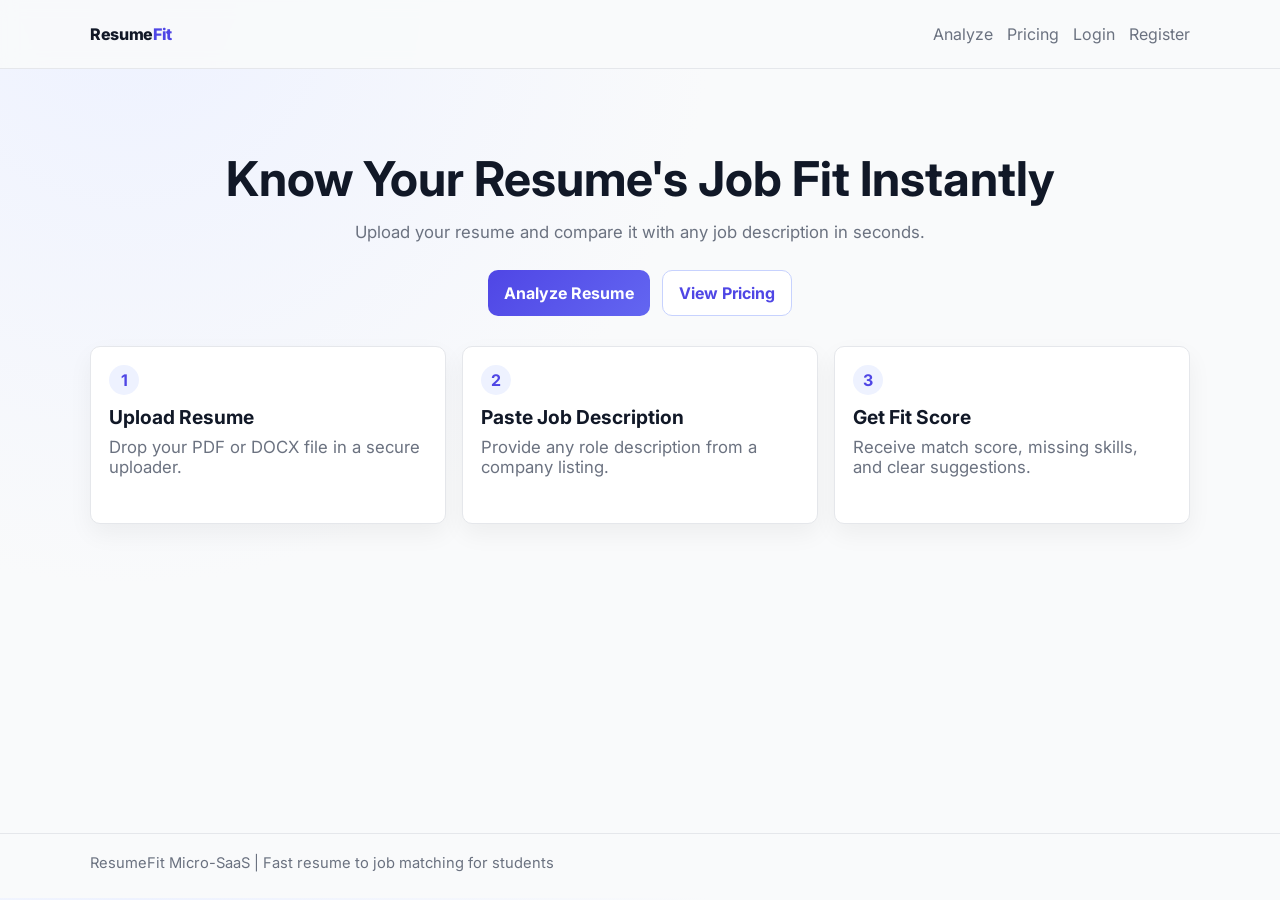
<file: frontend/index.html>
<!DOCTYPE html>
<html lang="en">
<head>
    <meta charset="UTF-8">
    <meta name="viewport" content="width=device-width, initial-scale=1.0">
    <title>ResumeFit | Home</title>
    <link rel="preconnect" href="https://fonts.googleapis.com">
    <link rel="preconnect" href="https://fonts.gstatic.com" crossorigin>
    <link href="https://fonts.googleapis.com/css2?family=Inter:wght@400;600;700;800&display=swap" rel="stylesheet">
    <link rel="stylesheet" href="./components.css">
    <link rel="stylesheet" href="./style.css">
</head>
<body>
<div id="navbarMount"></div>
<main class="page">
    <div class="container">
        <section class="hero">
            <h1>Know Your Resume's Job Fit Instantly</h1>
            <p>Upload your resume and compare it with any job description in seconds.</p>
            <div style="display:flex;justify-content:center;gap:12px;flex-wrap:wrap;">
                <a id="analyzeCta" href="./login.html" class="button button-primary" style="text-decoration:none;">Analyze Resume</a>
                <a href="./pricing.html" class="button button-secondary" style="text-decoration:none;">View Pricing</a>
            </div>
            <div class="step-grid">
                <article class="step-item">
                    <div class="step-num">1</div>
                    <h3 class="section-title">Upload Resume</h3>
                    <p class="muted">Drop your PDF or DOCX file in a secure uploader.</p>
                </article>
                <article class="step-item">
                    <div class="step-num">2</div>
                    <h3 class="section-title">Paste Job Description</h3>
                    <p class="muted">Provide any role description from a company listing.</p>
                </article>
                <article class="step-item">
                    <div class="step-num">3</div>
                    <h3 class="section-title">Get Fit Score</h3>
                    <p class="muted">Receive match score, missing skills, and clear suggestions.</p>
                </article>
            </div>
        </section>
    </div>
</main>
<div id="footerMount"></div>
<script src="./env.js"></script>
<script src="./js/components.js"></script>
</body>
</html>
</file>
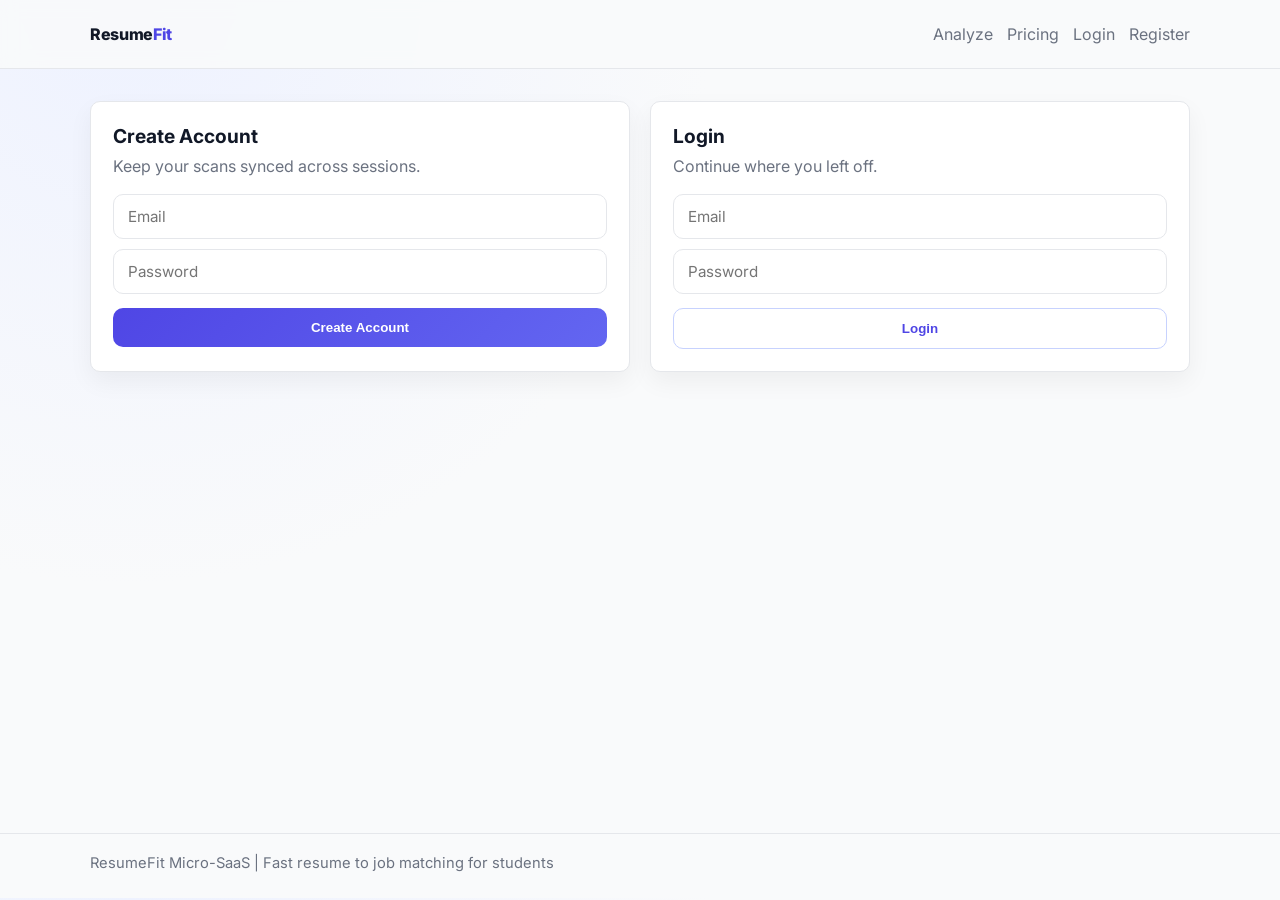
<file: frontend/auth.html>
<!DOCTYPE html>
<html lang="en">
<head>
    <meta charset="UTF-8">
    <meta name="viewport" content="width=device-width, initial-scale=1.0">
    <title>ResumeFit | Auth</title>
    <link rel="preconnect" href="https://fonts.googleapis.com">
    <link rel="preconnect" href="https://fonts.gstatic.com" crossorigin>
    <link href="https://fonts.googleapis.com/css2?family=Inter:wght@400;600;700;800&display=swap" rel="stylesheet">
    <link rel="stylesheet" href="./components.css">
    <link rel="stylesheet" href="./style.css">
</head>
<body>
<div id="navbarMount"></div>
<main class="page">
    <div class="container">
        <div class="grid">
            <div class="card">
                <h2 class="section-title">Create Account</h2>
                <p class="section-subtitle">Keep your scans synced across sessions.</p>
                <input class="input" id="regEmail" type="email" placeholder="Email">
                <input class="input" id="regPassword" type="password" placeholder="Password" style="margin-top:10px;">
                <button class="button button-primary button-block" id="registerBtn" style="margin-top:14px;">Create Account</button>
            </div>
            <div class="card">
                <h2 class="section-title">Login</h2>
                <p class="section-subtitle">Continue where you left off.</p>
                <input class="input" id="loginEmail" type="email" placeholder="Email">
                <input class="input" id="loginPassword" type="password" placeholder="Password" style="margin-top:10px;">
                <button class="button button-secondary button-block" id="loginBtn" style="margin-top:14px;">Login</button>
            </div>
        </div>
        <p id="authMessage" class="muted" style="margin-top:14px;"></p>
    </div>
</main>
<div id="footerMount"></div>
<script src="./js/components.js"></script>
<script src="./env.js"></script>
<script src="./js/auth.js"></script>
</body>
</html>
</file>
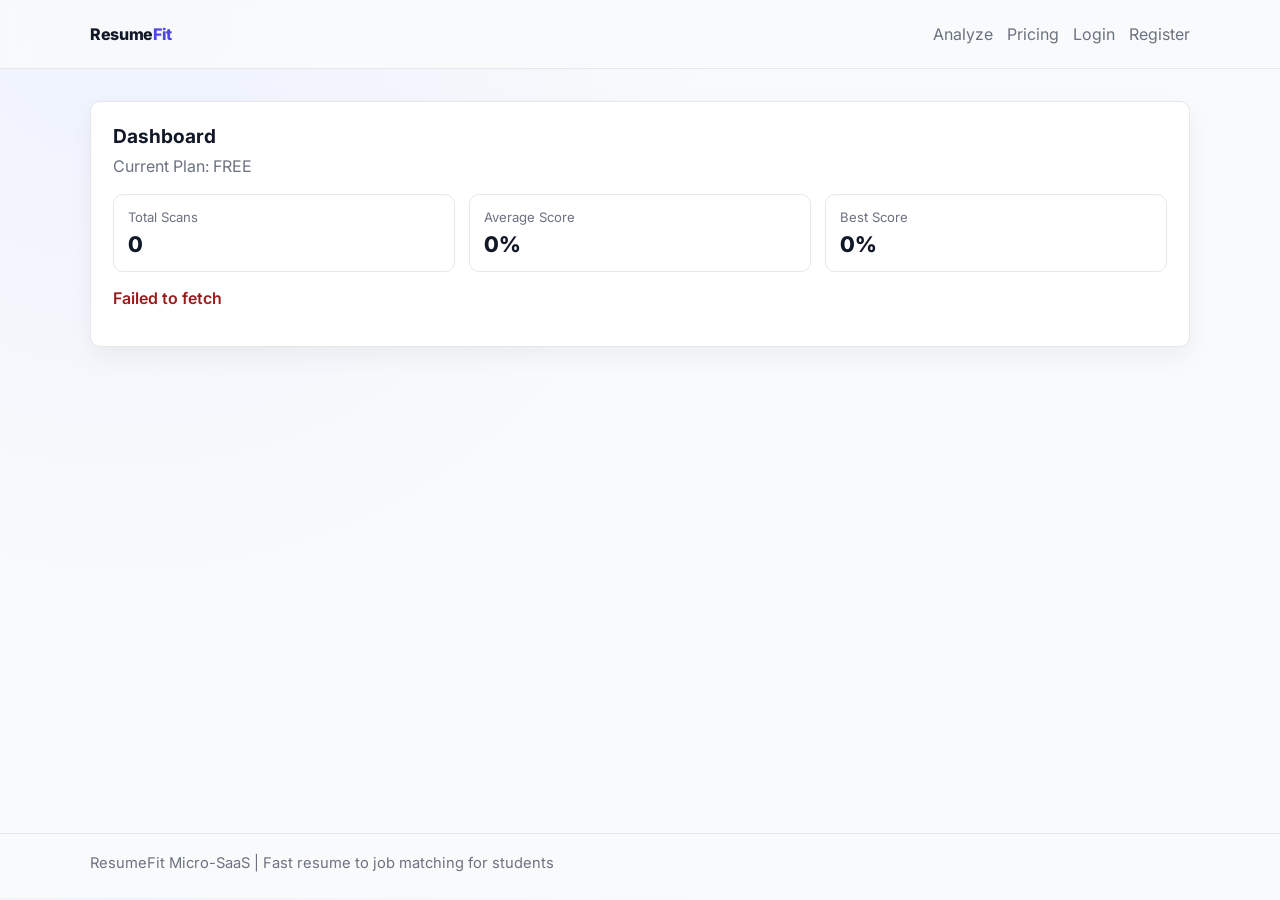
<file: frontend/dashboard.html>
<!DOCTYPE html>
<html lang="en">
<head>
    <meta charset="UTF-8">
    <meta name="viewport" content="width=device-width, initial-scale=1.0">
    <title>ResumeFit | Dashboard</title>
    <link rel="preconnect" href="https://fonts.googleapis.com">
    <link rel="preconnect" href="https://fonts.gstatic.com" crossorigin>
    <link href="https://fonts.googleapis.com/css2?family=Inter:wght@400;600;700;800&display=swap" rel="stylesheet">
    <link rel="stylesheet" href="./components.css">
    <link rel="stylesheet" href="./style.css">
    <link rel="stylesheet" href="./dashboard.css">
</head>
<body>
<div id="navbarMount"></div>
<main class="page">
    <div class="container">
        <div class="card">
            <h2 class="section-title">Dashboard</h2>
            <p id="planInfo" class="section-subtitle"></p>
            <div class="stats-row">
                <div class="stat">
                    <div class="stat-label">Total Scans</div>
                    <div class="stat-value" id="totalScans">0</div>
                </div>
                <div class="stat">
                    <div class="stat-label">Average Score</div>
                    <div class="stat-value" id="avgScore">0%</div>
                </div>
                <div class="stat">
                    <div class="stat-label">Best Score</div>
                    <div class="stat-value" id="bestScore">0%</div>
                </div>
            </div>
            <div id="history"></div>
        </div>
    </div>
</main>
<div id="footerMount"></div>
<script src="./js/components.js"></script>
<script src="./env.js"></script>
<script src="./js/dashboard.js"></script>
</body>
</html>
</file>
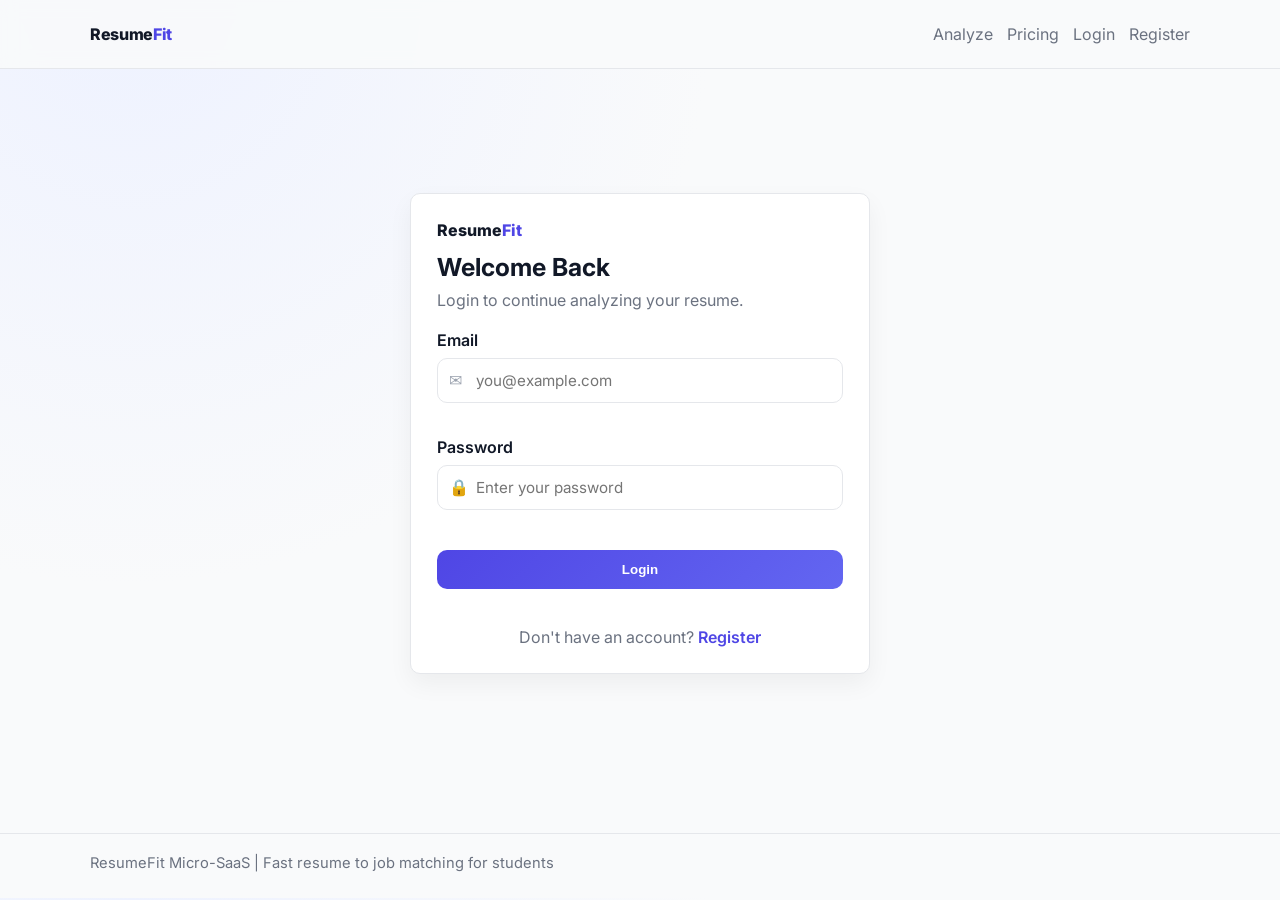
<file: frontend/login.html>
<!DOCTYPE html>
<html lang="en">
<head>
    <meta charset="UTF-8">
    <meta name="viewport" content="width=device-width, initial-scale=1.0">
    <title>ResumeFit | Login</title>
    <link rel="preconnect" href="https://fonts.googleapis.com">
    <link rel="preconnect" href="https://fonts.gstatic.com" crossorigin>
    <link href="https://fonts.googleapis.com/css2?family=Inter:wght@400;600;700;800&display=swap" rel="stylesheet">
    <link rel="stylesheet" href="./components.css">
    <link rel="stylesheet" href="./style.css">
    <link rel="stylesheet" href="./auth.css">
</head>
<body>
<div id="navbarMount"></div>
<main class="auth-page">
    <div class="auth-card">
        <div class="auth-logo">Resume<span>Fit</span></div>
        <h1 class="auth-title">Welcome Back</h1>
        <p class="auth-subtitle">Login to continue analyzing your resume.</p>

        <form id="loginForm" novalidate>
            <label class="auth-label" for="loginEmail">Email</label>
            <div class="input-wrap">
                <span class="input-icon">&#9993;</span>
                <input class="input auth-input" id="loginEmail" type="email" placeholder="you@example.com" autocomplete="email">
            </div>
            <p class="field-error" id="loginEmailError"></p>

            <label class="auth-label" for="loginPassword">Password</label>
            <div class="input-wrap">
                <span class="input-icon">&#128274;</span>
                <input class="input auth-input" id="loginPassword" type="password" placeholder="Enter your password" autocomplete="current-password">
            </div>
            <p class="field-error" id="loginPasswordError"></p>

            <button class="button button-primary button-block auth-submit" id="loginBtn" type="submit">Login</button>
            <p class="field-error" id="loginFormError"></p>
        </form>

        <p class="auth-switch">Don't have an account? <a href="./register.html">Register</a></p>
    </div>
</main>
<div id="footerMount"></div>
<script src="./js/components.js"></script>
<script src="./env.js"></script>
<script src="./auth.js"></script>
</body>
</html>
</file>
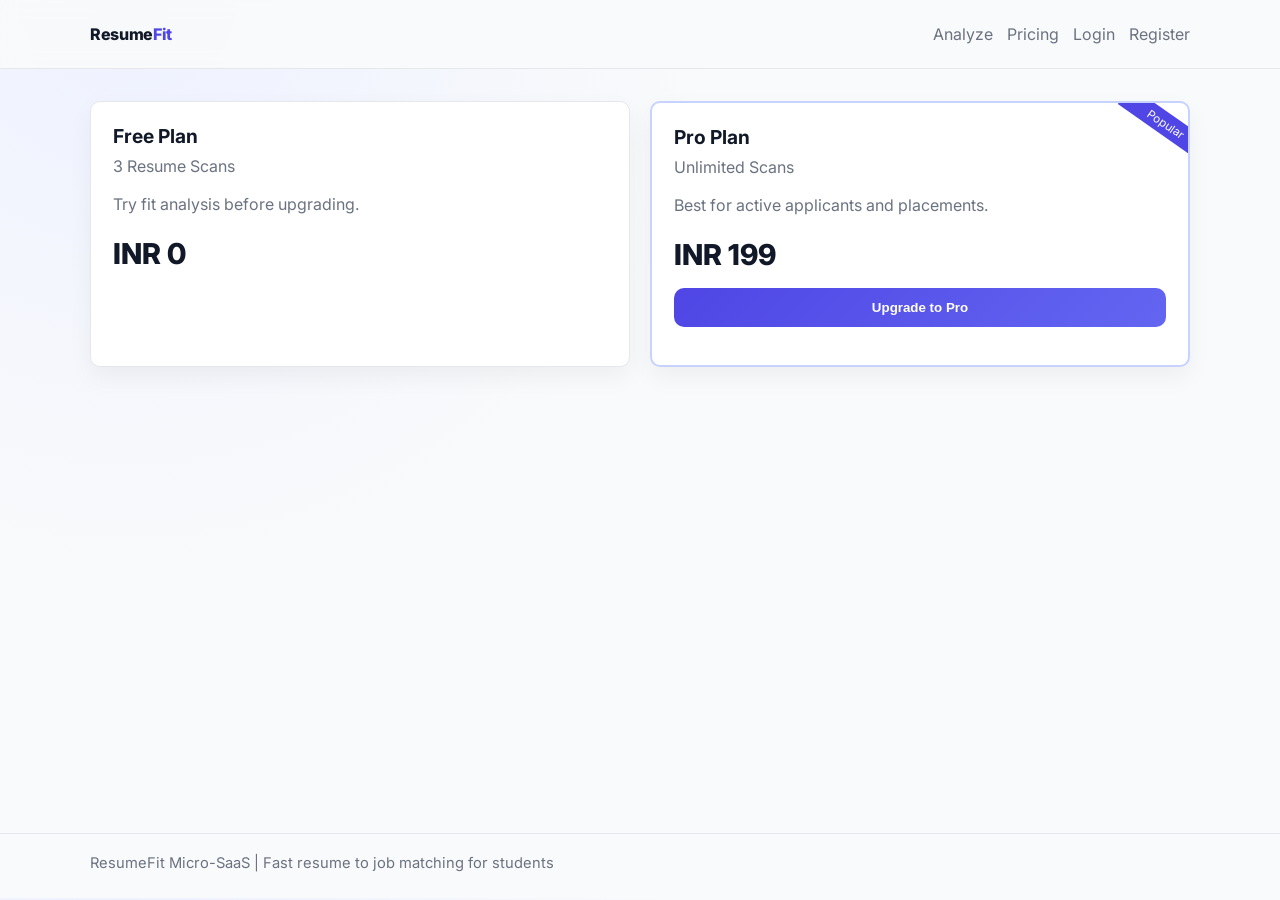
<file: frontend/pricing.html>
<!DOCTYPE html>
<html lang="en">
<head>
    <meta charset="UTF-8">
    <meta name="viewport" content="width=device-width, initial-scale=1.0">
    <title>ResumeFit | Pricing</title>
    <link rel="preconnect" href="https://fonts.googleapis.com">
    <link rel="preconnect" href="https://fonts.gstatic.com" crossorigin>
    <link href="https://fonts.googleapis.com/css2?family=Inter:wght@400;600;700;800&display=swap" rel="stylesheet">
    <link rel="stylesheet" href="./components.css">
    <link rel="stylesheet" href="./style.css">
</head>
<body>
<div id="navbarMount"></div>
<main class="page">
    <div class="container">
        <div class="grid">
            <div class="card">
                <h2 class="section-title">Free Plan</h2>
                <p class="section-subtitle">3 Resume Scans</p>
                <p class="muted">Try fit analysis before upgrading.</p>
                <div style="margin-top:22px;font-size:1.8rem;font-weight:800;">INR 0</div>
            </div>
            <div class="card plan-highlight">
                <h2 class="section-title">Pro Plan</h2>
                <p class="section-subtitle">Unlimited Scans</p>
                <p class="muted">Best for active applicants and placements.</p>
                <div style="margin-top:22px;font-size:1.8rem;font-weight:800;">INR 199</div>
                <button class="button button-primary button-block" id="upgradeBtn" style="margin-top:16px;">Upgrade to Pro</button>
                <p id="paymentMsg" class="muted" style="margin-top:12px;"></p>
            </div>
        </div>
    </div>
</main>
<div id="footerMount"></div>
<script src="./js/components.js"></script>
<script src="https://checkout.razorpay.com/v1/checkout.js"></script>
<script src="./js/pricing.js"></script>
</body>
</html>
</file>
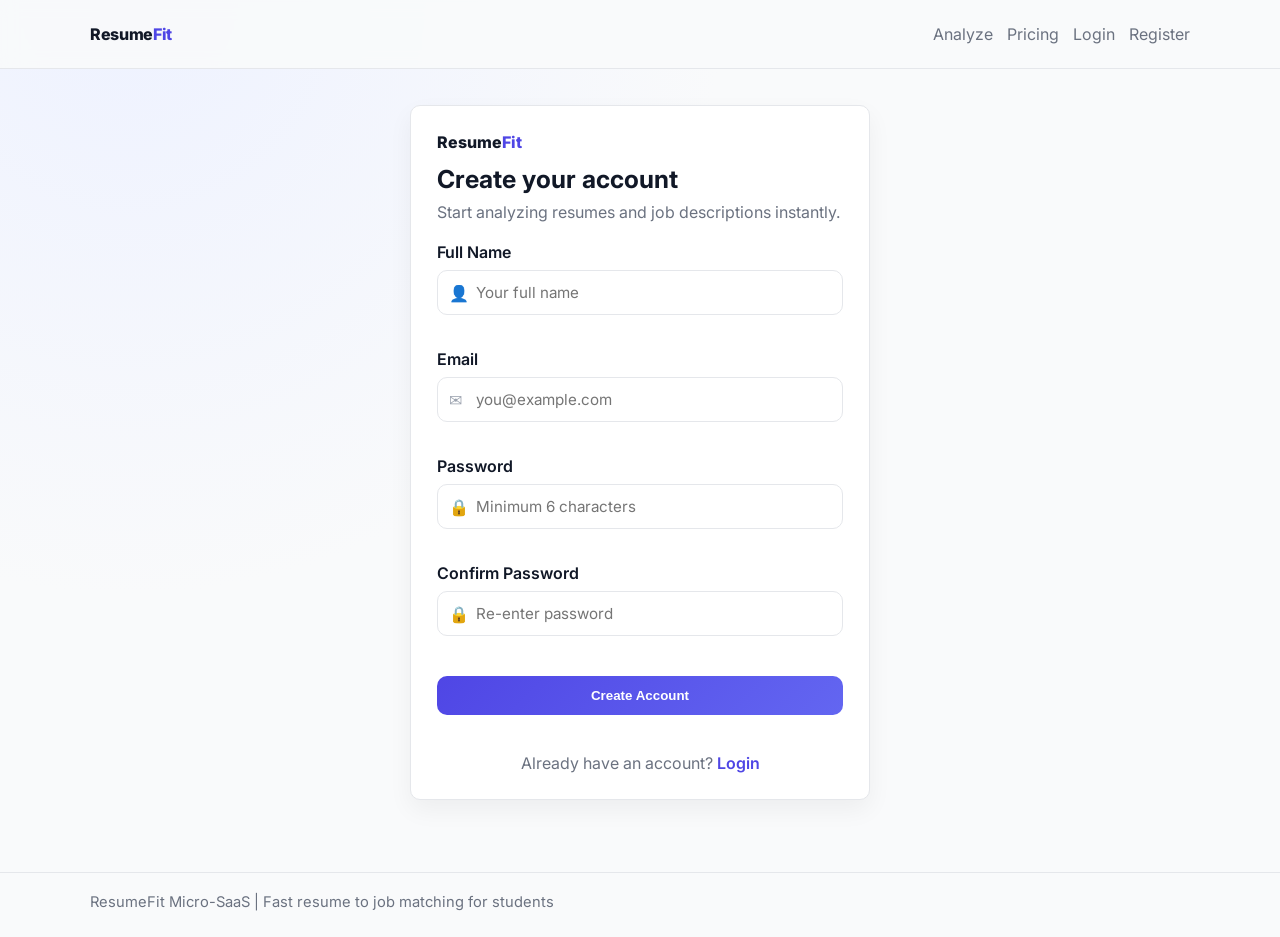
<file: frontend/register.html>
<!DOCTYPE html>
<html lang="en">
<head>
    <meta charset="UTF-8">
    <meta name="viewport" content="width=device-width, initial-scale=1.0">
    <title>ResumeFit | Register</title>
    <link rel="preconnect" href="https://fonts.googleapis.com">
    <link rel="preconnect" href="https://fonts.gstatic.com" crossorigin>
    <link href="https://fonts.googleapis.com/css2?family=Inter:wght@400;600;700;800&display=swap" rel="stylesheet">
    <link rel="stylesheet" href="./components.css">
    <link rel="stylesheet" href="./style.css">
    <link rel="stylesheet" href="./auth.css">
</head>
<body>
<div id="navbarMount"></div>
<main class="auth-page">
    <div class="auth-card">
        <div class="auth-logo">Resume<span>Fit</span></div>
        <h1 class="auth-title">Create your account</h1>
        <p class="auth-subtitle">Start analyzing resumes and job descriptions instantly.</p>

        <form id="registerForm" novalidate>
            <label class="auth-label" for="registerName">Full Name</label>
            <div class="input-wrap">
                <span class="input-icon">&#128100;</span>
                <input class="input auth-input" id="registerName" type="text" placeholder="Your full name" autocomplete="name">
            </div>
            <p class="field-error" id="registerNameError"></p>

            <label class="auth-label" for="registerEmail">Email</label>
            <div class="input-wrap">
                <span class="input-icon">&#9993;</span>
                <input class="input auth-input" id="registerEmail" type="email" placeholder="you@example.com" autocomplete="email">
            </div>
            <p class="field-error" id="registerEmailError"></p>

            <label class="auth-label" for="registerPassword">Password</label>
            <div class="input-wrap">
                <span class="input-icon">&#128274;</span>
                <input class="input auth-input" id="registerPassword" type="password" placeholder="Minimum 6 characters" autocomplete="new-password">
            </div>
            <p class="field-error" id="registerPasswordError"></p>

            <label class="auth-label" for="registerConfirmPassword">Confirm Password</label>
            <div class="input-wrap">
                <span class="input-icon">&#128274;</span>
                <input class="input auth-input" id="registerConfirmPassword" type="password" placeholder="Re-enter password" autocomplete="new-password">
            </div>
            <p class="field-error" id="registerConfirmPasswordError"></p>

            <button class="button button-primary button-block auth-submit" id="registerBtn" type="submit">Create Account</button>
            <p class="field-error" id="registerFormError"></p>
        </form>

        <p class="auth-switch">Already have an account? <a href="./login.html">Login</a></p>
    </div>
</main>
<div id="footerMount"></div>
<script src="./js/components.js"></script>
<script src="./auth.js"></script>
</body>
</html>
</file>
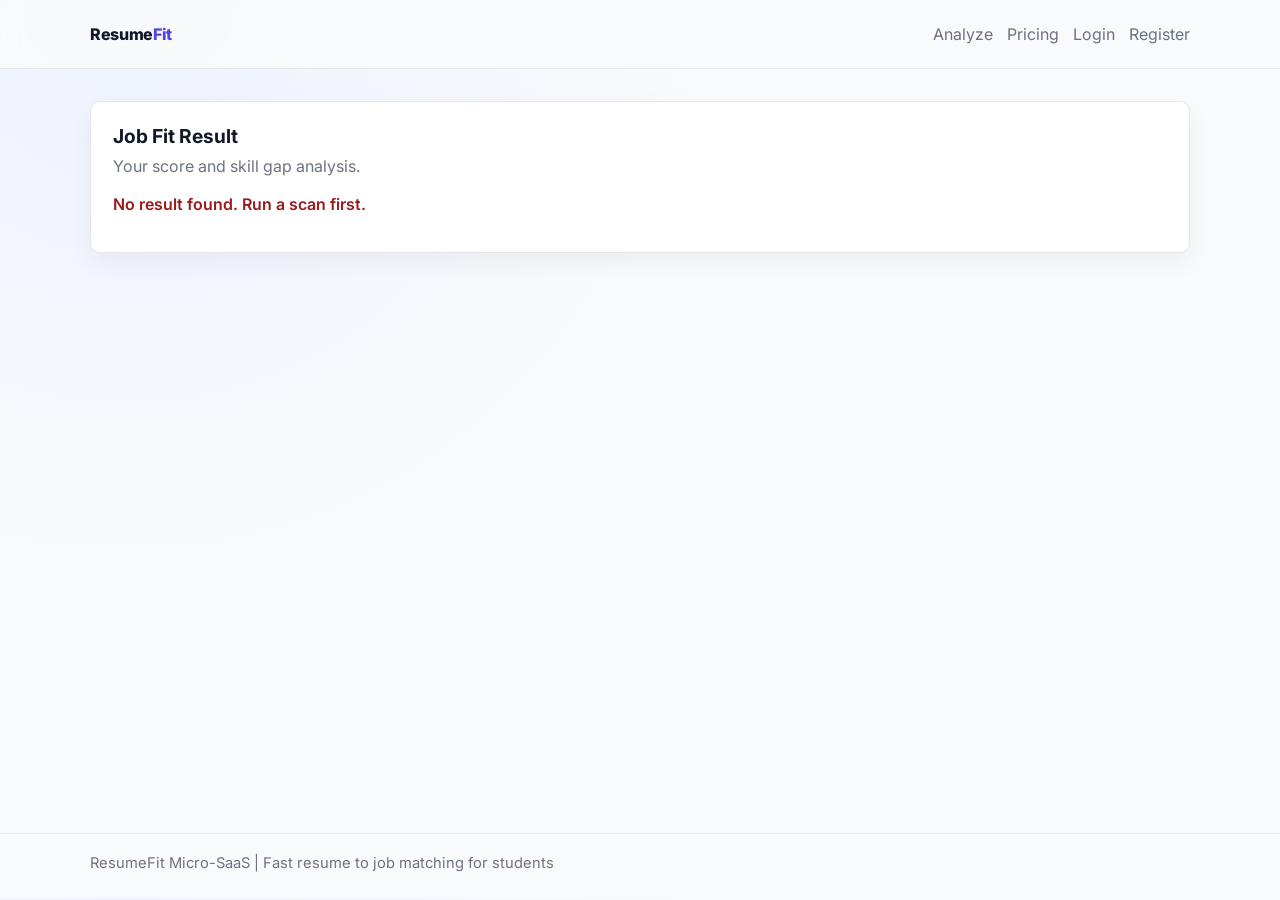
<file: frontend/result.html>
<!DOCTYPE html>
<html lang="en">
<head>
    <meta charset="UTF-8">
    <meta name="viewport" content="width=device-width, initial-scale=1.0">
    <title>ResumeFit | Result</title>
    <link rel="preconnect" href="https://fonts.googleapis.com">
    <link rel="preconnect" href="https://fonts.gstatic.com" crossorigin>
    <link href="https://fonts.googleapis.com/css2?family=Inter:wght@400;600;700;800&display=swap" rel="stylesheet">
    <link rel="stylesheet" href="./components.css">
    <link rel="stylesheet" href="./style.css">
</head>
<body>
<div id="navbarMount"></div>
<main class="page">
    <div class="container">
        <div class="card">
            <h2 class="section-title">Job Fit Result</h2>
            <p class="section-subtitle">Your score and skill gap analysis.</p>
            <div id="resultContainer"></div>
            <p id="error" class="error"></p>
        </div>
    </div>
</main>
<div id="footerMount"></div>
<script src="./js/components.js"></script>
<script src="./js/result.js"></script>
</body>
</html>
</file>
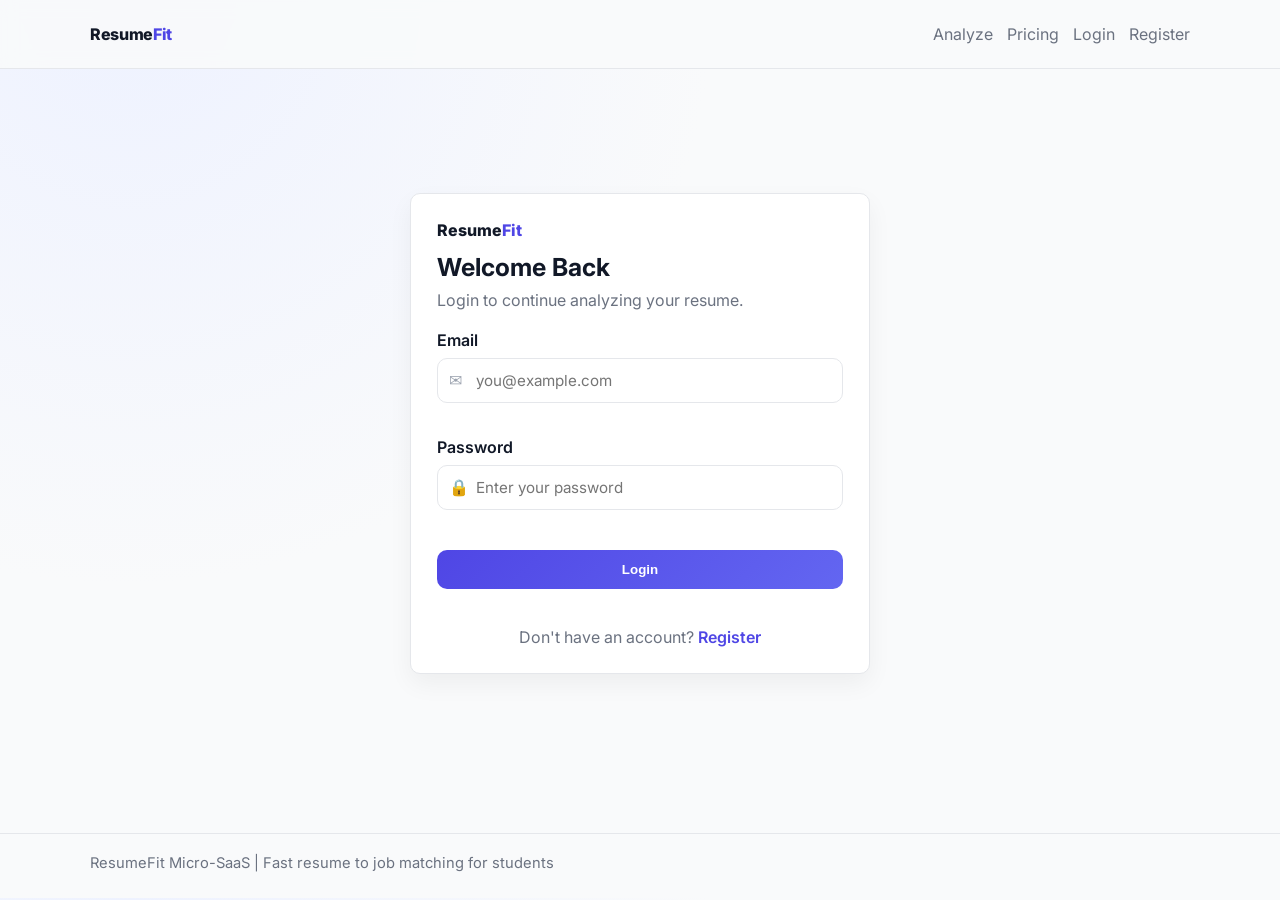
<file: frontend/upload.html>
<!DOCTYPE html>
<html lang="en">
<head>
    <meta charset="UTF-8">
    <meta name="viewport" content="width=device-width, initial-scale=1.0">
    <title>ResumeFit | Upload</title>
    <link rel="preconnect" href="https://fonts.googleapis.com">
    <link rel="preconnect" href="https://fonts.gstatic.com" crossorigin>
    <link href="https://fonts.googleapis.com/css2?family=Inter:wght@400;600;700;800&display=swap" rel="stylesheet">
    <link rel="stylesheet" href="./components.css">
    <link rel="stylesheet" href="./style.css">
</head>
<body>
<div id="navbarMount"></div>
<main class="page">
    <div class="container">
        <div class="card" style="max-width:760px;margin:0 auto;">
            <h2 class="section-title">Upload your Resume</h2>
            <p class="section-subtitle">Supported formats: PDF / DOCX (max 5MB)</p>

            <div id="dropzone" class="upload-dropzone">
                <div style="font-size:1.9rem;">&#8682;</div>
                <p style="margin:10px 0 6px;font-weight:600;">Drag & drop your resume here</p>
                <p class="support-text">or choose file manually below</p>
            </div>

            <label for="resume" style="display:block;margin-top:14px;margin-bottom:8px;font-weight:600;">Resume File</label>
            <input class="file-input" id="resume" type="file" accept=".pdf,.docx">

            <label for="jobDescription" style="display:block;margin-top:14px;margin-bottom:8px;font-weight:600;">Job Description</label>
            <textarea class="textarea" id="jobDescription" placeholder="Paste the job description here..."></textarea>

            <button class="button button-primary button-block" id="checkFitBtn" style="margin-top:16px;">Analyze Resume</button>
            <p id="message" class="muted" style="margin-top:12px;"></p>
        </div>
    </div>
</main>
<div id="footerMount"></div>
<script src="./js/components.js"></script>
<script src="./js/upload.js"></script>
</body>
</html>
</file>
<file: frontend/components.css>
.topbar {
    position: sticky;
    top: 0;
    z-index: 30;
    background: rgba(249, 250, 251, 0.92);
    backdrop-filter: blur(8px);
    border-bottom: 1px solid var(--border);
}

.topbar-inner {
    height: 68px;
    display: flex;
    align-items: center;
    justify-content: space-between;
}

.brand {
    font-weight: 800;
    letter-spacing: -0.02em;
    color: var(--text-dark);
    text-decoration: none;
}

.brand span {
    color: var(--primary);
}

.nav-links {
    display: flex;
    align-items: center;
    gap: 14px;
}

.nav-link {
    text-decoration: none;
    color: var(--text-light);
    font-weight: 600;
    transition: color 0.2s ease;
    background: transparent;
    border: 0;
    font: inherit;
    padding: 0;
}

.nav-link:hover {
    color: var(--primary);
}

.nav-logout {
    cursor: pointer;
}

.footer {
    border-top: 1px solid var(--border);
    margin-top: 24px;
    padding: 20px 0 26px;
    color: var(--text-light);
    font-size: 0.92rem;
}

.card {
    background: var(--card-bg);
    border: 1px solid var(--border);
    border-radius: var(--radius);
    box-shadow: var(--shadow);
    padding: 22px;
    transition: transform 0.2s ease, box-shadow 0.2s ease;
}

.card:hover {
    transform: translateY(-2px);
    box-shadow: 0 14px 30px rgba(0, 0, 0, 0.07);
}

.button {
    display: inline-flex;
    align-items: center;
    justify-content: center;
    border: 0;
    border-radius: var(--radius);
    padding: 12px 16px;
    font-weight: 700;
    cursor: pointer;
    transition: transform 0.15s ease, box-shadow 0.15s ease, opacity 0.15s ease;
}

.button:hover {
    transform: translateY(-1px);
    box-shadow: 0 10px 16px rgba(79, 70, 229, 0.2);
}

.button:disabled {
    opacity: 0.7;
    cursor: not-allowed;
}

.button-primary {
    background: linear-gradient(135deg, var(--primary), var(--secondary));
    color: #fff;
}

.button-secondary {
    background: #fff;
    color: var(--primary);
    border: 1px solid #C7D2FE;
}

.button-block {
    width: 100%;
}

.input,
.textarea,
.file-input {
    width: 100%;
    border-radius: var(--radius);
    border: 1px solid var(--border);
    background: #fff;
    padding: 12px 14px;
    font-family: inherit;
    font-size: 0.95rem;
    color: var(--text-dark);
    outline: none;
    transition: border-color 0.2s ease, box-shadow 0.2s ease;
}

.textarea {
    min-height: 170px;
    resize: vertical;
}

.input:focus,
.textarea:focus,
.file-input:focus {
    border-color: var(--secondary);
    box-shadow: 0 0 0 4px rgba(99, 102, 241, 0.12);
}

.tag {
    display: inline-flex;
    align-items: center;
    border-radius: 999px;
    font-size: 0.8rem;
    font-weight: 700;
    padding: 6px 10px;
}

.tag-success {
    background: var(--success-bg);
    color: var(--success-text);
}

.tag-danger {
    background: var(--danger-bg);
    color: var(--danger-text);
}

.section-title {
    margin: 0 0 8px;
    font-size: 1.2rem;
}

.section-subtitle {
    margin: 0 0 18px;
    color: var(--text-light);
}

.plan-highlight {
    border: 2px solid #C7D2FE;
    position: relative;
    overflow: hidden;
}

.plan-highlight::after {
    content: "Popular";
    position: absolute;
    top: 10px;
    right: -28px;
    transform: rotate(35deg);
    background: var(--primary);
    color: #fff;
    font-size: 0.72rem;
    padding: 4px 30px;
}

@media (max-width: 720px) {
    .topbar-inner {
        height: auto;
        padding: 12px 0;
        flex-direction: column;
        align-items: flex-start;
        gap: 8px;
    }
    .nav-links {
        flex-wrap: wrap;
        gap: 10px;
    }
}
</file>
<file: frontend/style.css>
:root {
    --primary: #4F46E5;
    --secondary: #6366F1;
    --bg: #F9FAFB;
    --card-bg: #FFFFFF;
    --text-dark: #111827;
    --text-light: #6B7280;
    --border: #E5E7EB;
    --success-bg: #DCFCE7;
    --success-text: #166534;
    --danger-bg: #FEE2E2;
    --danger-text: #991B1B;
    --warning-bg: #FEF3C7;
    --warning-text: #92400E;
    --radius: 10px;
    --shadow: 0 10px 25px rgba(0, 0, 0, 0.05);
}

*,
*::before,
*::after {
    box-sizing: border-box;
}

body {
    margin: 0;
    font-family: "Inter", sans-serif;
    color: var(--text-dark);
    background: radial-gradient(circle at 10% 0%, #EEF2FF, var(--bg) 40%);
}

.container {
    width: min(1100px, 92%);
    margin: 0 auto;
}

.page {
    min-height: calc(100vh - 160px);
    padding: 32px 0 56px;
}

.hero {
    padding: 52px 0 40px;
    text-align: center;
}

.hero h1 {
    margin: 0 0 16px;
    font-size: clamp(2rem, 4vw, 3rem);
    line-height: 1.1;
}

.hero p {
    margin: 0 auto 28px;
    color: var(--text-light);
    max-width: 680px;
    font-size: 1.05rem;
}

.step-grid {
    display: grid;
    grid-template-columns: repeat(3, minmax(0, 1fr));
    gap: 16px;
    margin-top: 30px;
}

.step-item {
    border: 1px solid var(--border);
    border-radius: var(--radius);
    background: var(--card-bg);
    box-shadow: var(--shadow);
    padding: 18px;
    text-align: left;
}

.step-num {
    width: 30px;
    height: 30px;
    border-radius: 999px;
    background: #EEF2FF;
    color: var(--primary);
    display: inline-flex;
    align-items: center;
    justify-content: center;
    font-weight: 700;
    margin-bottom: 10px;
}

.grid {
    display: grid;
    gap: 20px;
    grid-template-columns: repeat(auto-fit, minmax(300px, 1fr));
}

.muted {
    color: var(--text-light);
}

.error {
    color: var(--danger-text);
    font-weight: 600;
}

.success {
    color: var(--success-text);
    font-weight: 600;
}

.upload-dropzone {
    border: 2px dashed #C7D2FE;
    border-radius: var(--radius);
    background: #F8FAFF;
    padding: 28px 18px;
    text-align: center;
    transition: border-color 0.2s ease, background 0.2s ease;
}

.upload-dropzone.active {
    border-color: var(--primary);
    background: #EEF2FF;
}

.support-text {
    color: var(--text-light);
    margin-top: 8px;
    font-size: 0.92rem;
}

.result-layout {
    display: grid;
    grid-template-columns: minmax(240px, 300px) 1fr;
    gap: 20px;
}

.score-circle {
    width: 220px;
    height: 220px;
    border-radius: 50%;
    margin: 8px auto;
    display: flex;
    align-items: center;
    justify-content: center;
    flex-direction: column;
    background: #fff;
    border: 12px solid #E5E7EB;
    transition: border-color 0.3s ease;
}

.score-label {
    font-size: 0.92rem;
    color: var(--text-light);
    margin-bottom: 4px;
}

.score-value {
    font-size: 2.45rem;
    font-weight: 800;
}

.tag-row {
    display: flex;
    flex-wrap: wrap;
    gap: 8px;
    margin-top: 8px;
}

.suggestion-box {
    margin-top: 8px;
    border-radius: var(--radius);
    border: 1px solid #C7D2FE;
    background: #EEF2FF;
    padding: 14px;
    color: #3730A3;
    line-height: 1.5;
}

.spinner {
    width: 16px;
    height: 16px;
    border: 2px solid rgba(255, 255, 255, 0.45);
    border-top-color: #fff;
    border-radius: 50%;
    animation: spin 0.8s linear infinite;
    display: inline-block;
    vertical-align: middle;
    margin-right: 8px;
}

@keyframes spin {
    to { transform: rotate(360deg); }
}

@media (max-width: 900px) {
    .step-grid {
        grid-template-columns: 1fr;
    }
    .result-layout {
        grid-template-columns: 1fr;
    }
}
</file>
<file: frontend/dashboard.css>
.stats-row {
    display: grid;
    grid-template-columns: repeat(3, minmax(0, 1fr));
    gap: 14px;
    margin-bottom: 16px;
}

.stat {
    border: 1px solid var(--border);
    border-radius: var(--radius);
    padding: 14px;
    background: #fff;
}

.stat-label {
    color: var(--text-light);
    font-size: 0.82rem;
    margin-bottom: 6px;
}

.stat-value {
    font-size: 1.35rem;
    font-weight: 800;
}

.table-wrap {
    overflow-x: auto;
    border: 1px solid var(--border);
    border-radius: var(--radius);
}

.history-table {
    width: 100%;
    border-collapse: collapse;
    background: #fff;
}

.history-table th,
.history-table td {
    text-align: left;
    padding: 14px;
    border-bottom: 1px solid var(--border);
    white-space: nowrap;
}

.history-table th {
    font-size: 0.84rem;
    color: var(--text-light);
    font-weight: 700;
    background: #FAFBFF;
}

.history-table tr:last-child td {
    border-bottom: 0;
}

.score-chip {
    border-radius: 999px;
    padding: 4px 10px;
    font-weight: 700;
    font-size: 0.8rem;
}

.score-good {
    background: var(--success-bg);
    color: var(--success-text);
}

.score-mid {
    background: var(--warning-bg);
    color: var(--warning-text);
}

.score-low {
    background: var(--danger-bg);
    color: var(--danger-text);
}

@media (max-width: 900px) {
    .stats-row {
        grid-template-columns: 1fr;
    }
}
</file>
<file: frontend/auth.css>
.auth-page {
    min-height: calc(100vh - 160px);
    display: grid;
    place-items: center;
    padding: 36px 16px 48px;
}

.auth-card {
    width: min(460px, 100%);
    background: var(--card-bg);
    border: 1px solid var(--border);
    border-radius: var(--radius);
    box-shadow: var(--shadow);
    padding: 26px;
}

.auth-logo {
    font-weight: 800;
    color: var(--text-dark);
    margin-bottom: 12px;
}

.auth-logo span {
    color: var(--primary);
}

.auth-title {
    margin: 0 0 8px;
    font-size: 1.55rem;
}

.auth-subtitle {
    margin: 0 0 20px;
    color: var(--text-light);
}

.auth-label {
    display: block;
    margin-bottom: 8px;
    margin-top: 10px;
    font-weight: 600;
}

.input-wrap {
    position: relative;
}

.input-icon {
    position: absolute;
    left: 12px;
    top: 50%;
    transform: translateY(-50%);
    color: #9CA3AF;
    pointer-events: none;
}

.auth-input {
    padding-left: 38px;
}

.field-error {
    color: #DC2626;
    margin: 6px 0 0;
    min-height: 18px;
    font-size: 0.84rem;
}

.auth-submit {
    margin-top: 16px;
}

.auth-switch {
    margin: 14px 0 0;
    color: var(--text-light);
    text-align: center;
}

.auth-switch a {
    color: var(--primary);
    text-decoration: none;
    font-weight: 600;
}

.auth-switch a:hover {
    text-decoration: underline;
}
</file>
